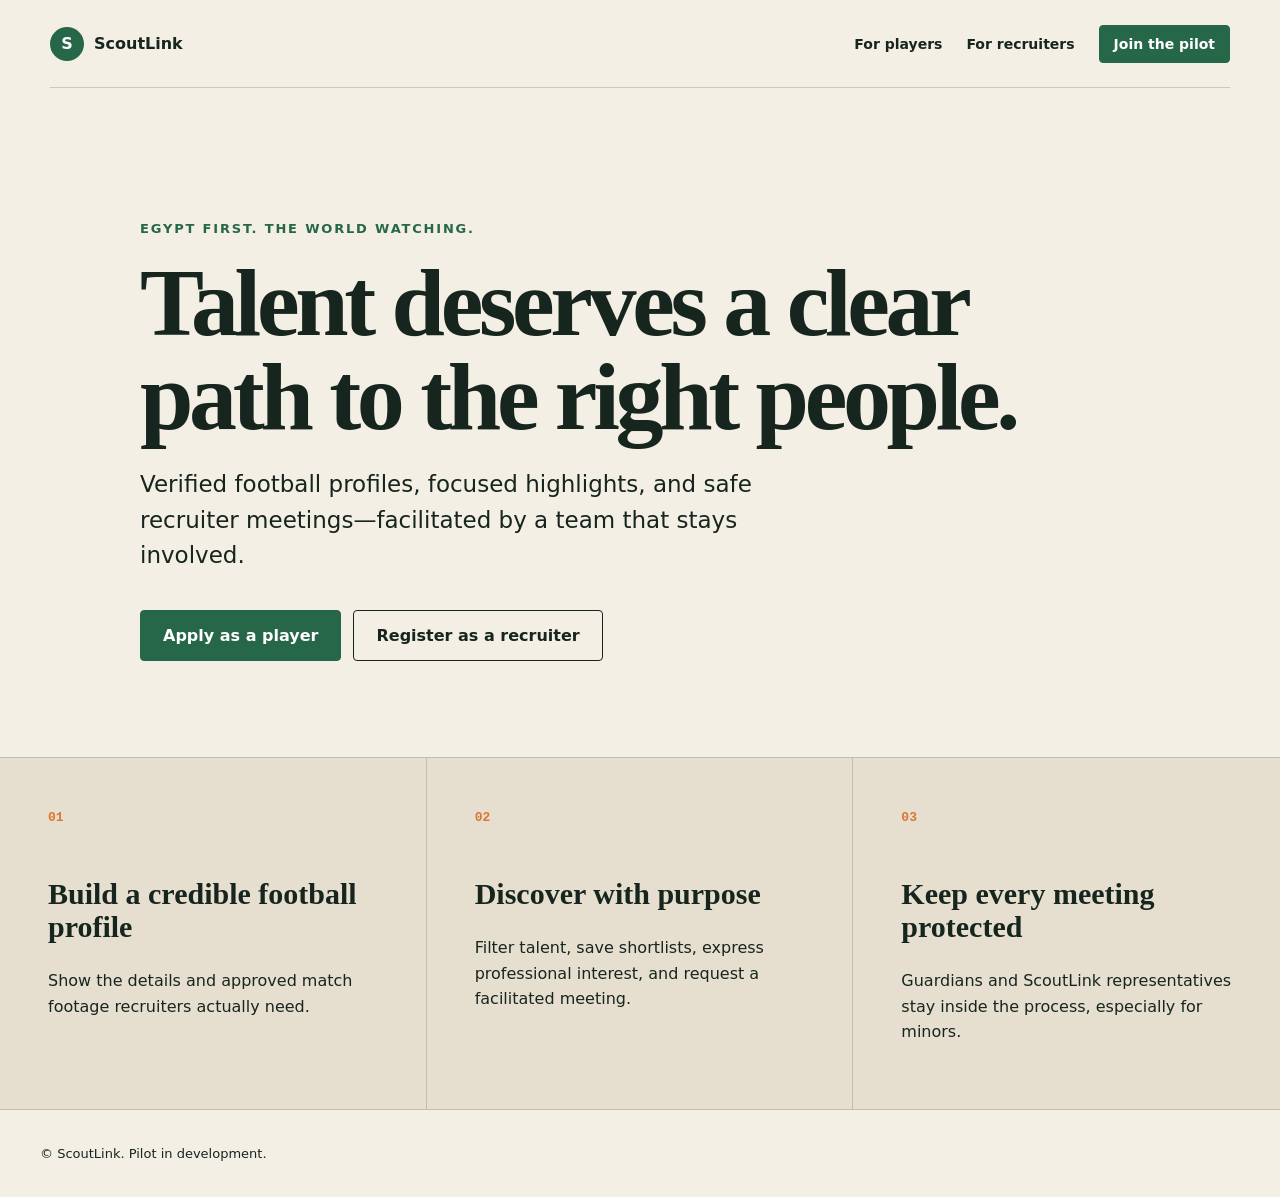
<file: apps/marketing/index.html>
<!doctype html>
<html lang="en" dir="ltr">
  <head>
    <meta charset="utf-8" />
    <meta name="viewport" content="width=device-width, initial-scale=1" />
    <meta name="description" content="ScoutLink helps serious Egyptian football talent be discovered safely by recruiters worldwide." />
    <title>ScoutLink — Talent deserves to be seen</title>
    <link rel="stylesheet" href="styles.css" />
  </head>
  <body>
    <header class="site-header">
      <a class="brand" href="/" aria-label="ScoutLink home"><span class="brand-mark" aria-hidden="true">S</span>ScoutLink</a>
      <nav aria-label="Primary navigation"><a href="#players">For players</a><a href="#recruiters">For recruiters</a><a class="button small" href="#early-access">Join the pilot</a></nav>
    </header>
    <main>
      <section class="hero">
        <p class="eyebrow">Egypt first. The world watching.</p>
        <h1>Talent deserves a clear path to the right people.</h1>
        <p class="hero-copy">Verified football profiles, focused highlights, and safe recruiter meetings—facilitated by a team that stays involved.</p>
        <div class="actions" id="early-access"><a class="button" href="mailto:players@scoutlink.example">Apply as a player</a><a class="button secondary" href="mailto:scouts@scoutlink.example">Register as a recruiter</a></div>
      </section>
      <section class="split" aria-label="How ScoutLink works">
        <article id="players"><span>01</span><h2>Build a credible football profile</h2><p>Show the details and approved match footage recruiters actually need.</p></article>
        <article id="recruiters"><span>02</span><h2>Discover with purpose</h2><p>Filter talent, save shortlists, express professional interest, and request a facilitated meeting.</p></article>
        <article><span>03</span><h2>Keep every meeting protected</h2><p>Guardians and ScoutLink representatives stay inside the process, especially for minors.</p></article>
      </section>
    </main>
    <footer>© ScoutLink. Pilot in development.</footer>
  </body>
</html>
</file>
<file: apps/marketing/styles.css>
:root { --ink:#17251f; --paper:#f3efe4; --paper-deep:#e6dfcf; --field:#276749; --signal:#d97732; --line:rgba(23,37,31,.18); font-family:Inter,ui-sans-serif,system-ui,sans-serif; color:var(--ink); background:var(--paper); }
* { box-sizing:border-box; } body { margin:0; } a { color:inherit; }
.site-header { width:min(1180px,calc(100% - 40px)); margin:auto; min-height:88px; display:flex; align-items:center; justify-content:space-between; border-bottom:1px solid var(--line); }
.brand { display:flex; align-items:center; gap:10px; font-weight:800; text-decoration:none; }.brand-mark { display:grid; place-items:center; width:34px; height:34px; color:white; background:var(--field); border-radius:50%; }
nav { display:flex; align-items:center; gap:24px; } nav a { font-size:14px; font-weight:650; text-decoration:none; }
.hero { width:min(1000px,calc(100% - 40px)); margin:auto; padding:120px 0 96px; }.eyebrow { color:var(--field); font-size:13px; font-weight:800; letter-spacing:.14em; text-transform:uppercase; }
h1 { max-width:900px; margin:20px 0; font-family:Georgia,serif; font-size:clamp(50px,8vw,96px); line-height:.98; letter-spacing:-.045em; }.hero-copy { max-width:680px; font-size:clamp(18px,2vw,23px); line-height:1.55; }.actions { display:flex; flex-wrap:wrap; gap:12px; margin-top:36px; }
.button { display:inline-block; padding:15px 22px; color:white; background:var(--field); border:1px solid var(--field); border-radius:4px; font-weight:750; text-decoration:none; }.button.secondary { color:var(--ink); background:transparent; border-color:var(--ink); }.button.small { padding:10px 14px; }
.split { display:grid; grid-template-columns:repeat(3,1fr); border-block:1px solid var(--line); background:var(--paper-deep); }.split article { min-height:300px; padding:48px; border-right:1px solid var(--line); }.split article:last-child { border:0; }.split span { color:var(--signal); font-family:monospace; font-weight:800; } h2 { margin-top:52px; font-family:Georgia,serif; font-size:30px; line-height:1.1; }.split p { line-height:1.6; } footer { padding:36px 40px; font-size:13px; }
@media (max-width:760px) { .site-header { min-height:70px; } nav>a:not(.button) { display:none; } .hero { padding:80px 0 72px; } .split { grid-template-columns:1fr; } .split article { min-height:240px; border-right:0; border-bottom:1px solid var(--line); } }
</file>
